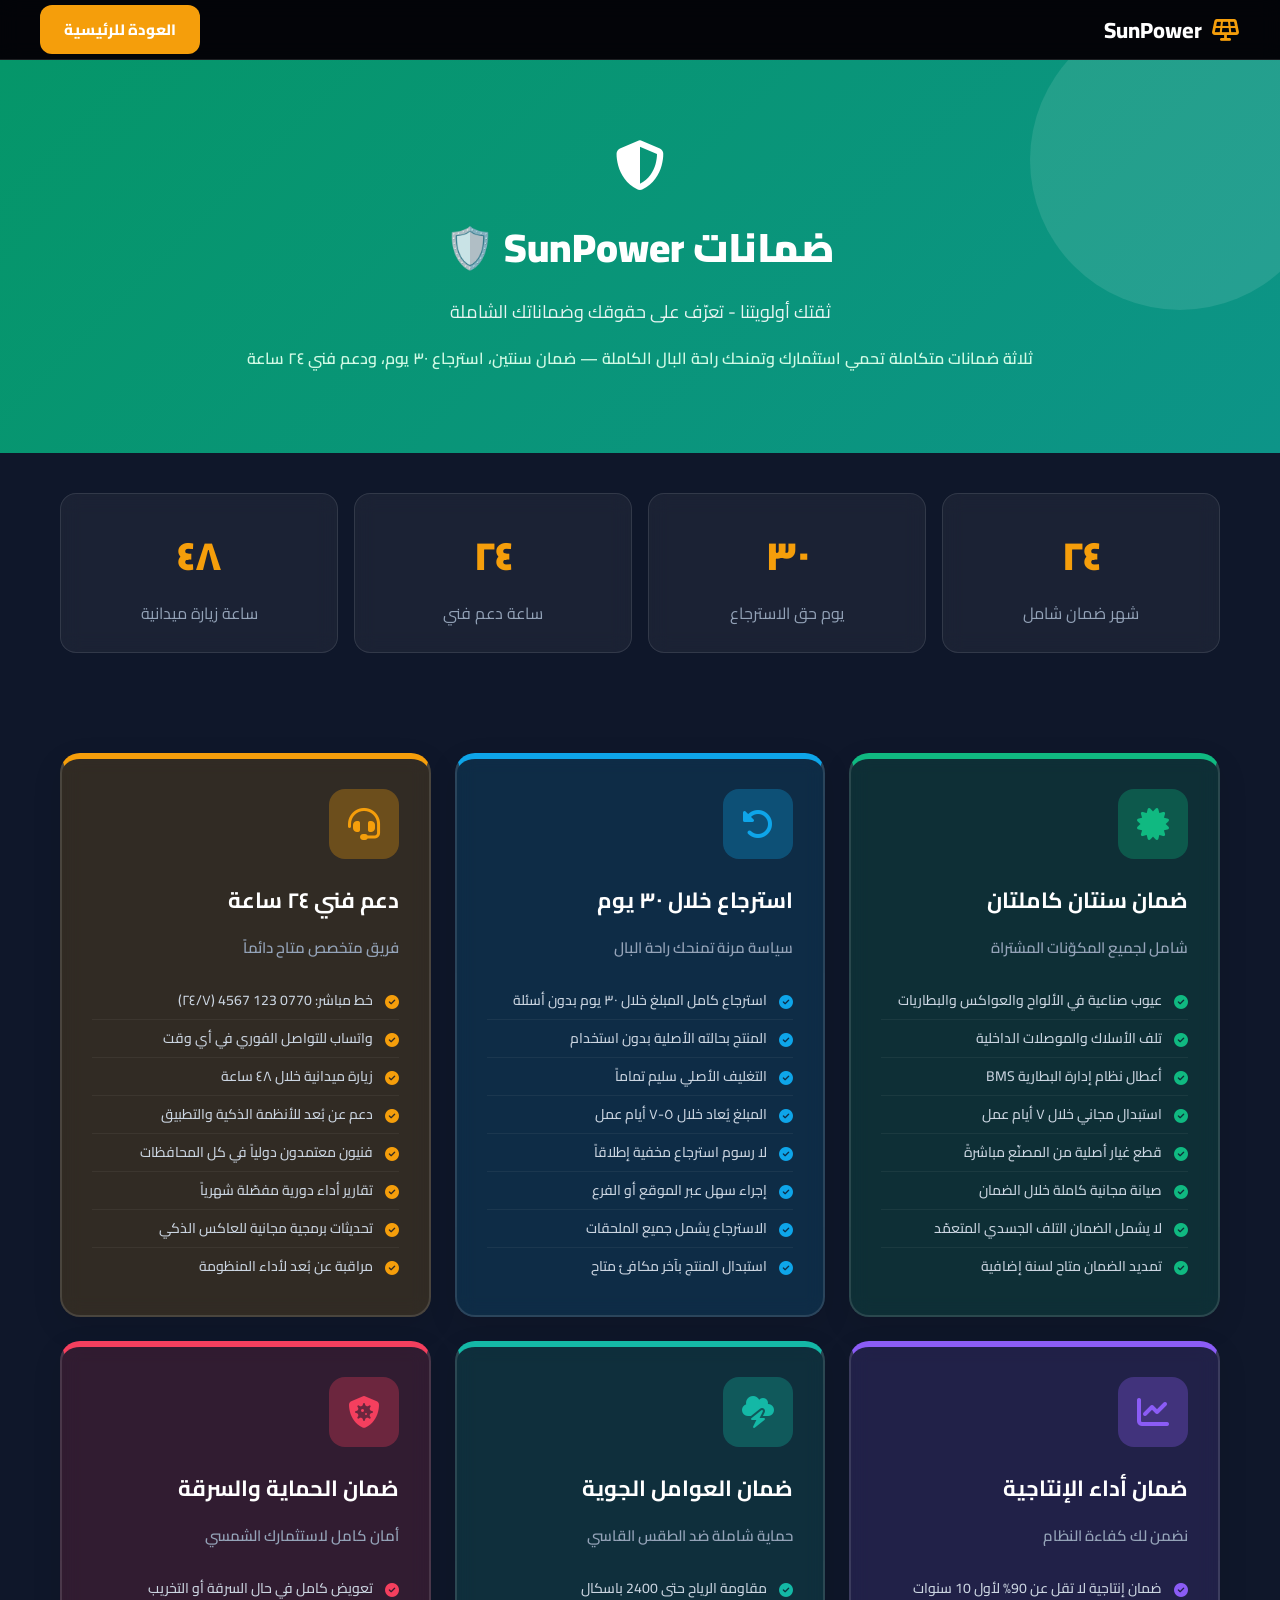
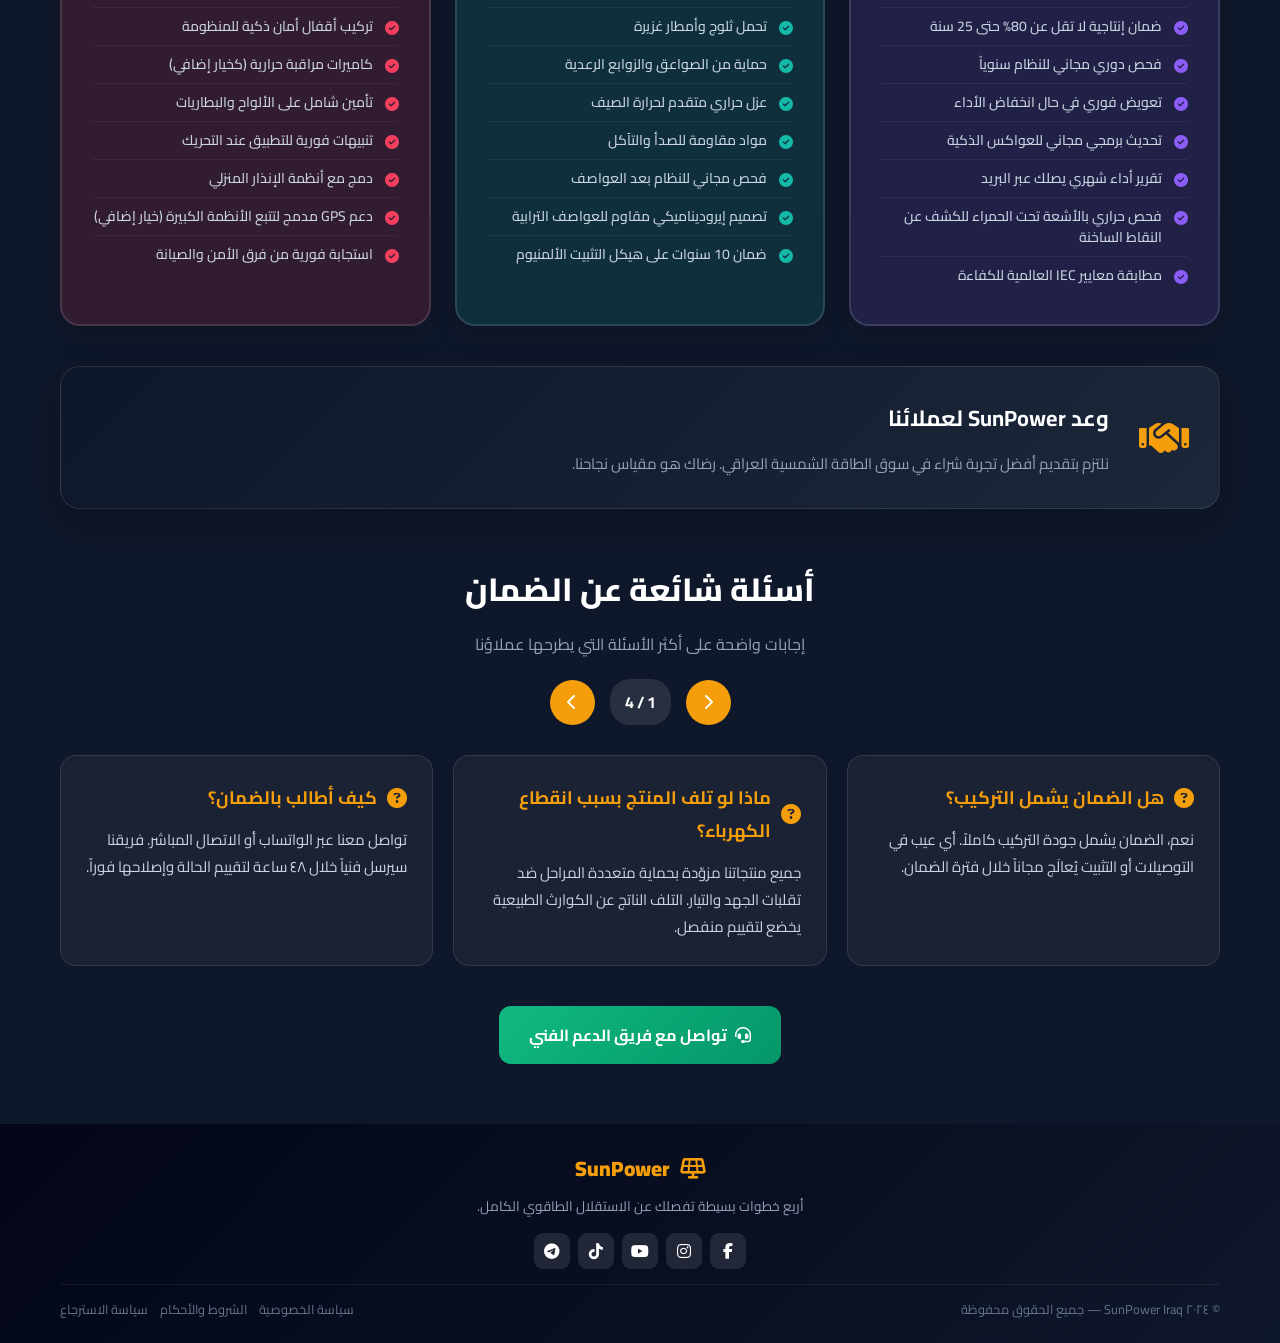
<file: guarantees.html>
<!DOCTYPE html>
<html lang="ar" dir="rtl">
<head>
<meta charset="UTF-8">
<meta name="viewport" content="width=device-width, initial-scale=1.0">
<title>ضمانات SunPower</title>
<link href="https://fonts.googleapis.com/css2?family=Cairo:wght@300;400;600;700;800;900&display=swap" rel="stylesheet">
<link rel="stylesheet" href="https://cdnjs.cloudflare.com/ajax/libs/font-awesome/6.5.0/css/all.min.css">
<link rel="stylesheet" href="guarantees.css">
</head>
<body>

<nav class="navbar">
  <div class="nav-logo"><a href="SunPower.html"><i class="fas fa-solar-panel"></i> SunPower</a></div>
  <a href="SunPower.html" class="back-btn">العودة للرئيسية</a>
</nav>

<header class="page-header">
  <div class="container">
    <i class="fas fa-shield-halved"></i>
    <h1>ضمانات SunPower 🛡️</h1>
    <p>ثقتك أولويتنا - تعرّف على حقوقك وضماناتك الشاملة</p>
    <span class="header-sub">ثلاثة ضمانات متكاملة تحمي استثمارك وتمنحك راحة البال الكاملة — ضمان سنتين، استرجاع ٣٠ يوم، ودعم فني ٢٤ ساعة</span>
  </div>
</header>

<!-- STATS SECTION -->
<section class="sec sec-stats">
  <div class="container">
    <div class="stats-row">
      <div class="stat-box reveal"><span class="sn" data-target="24">0</span><span class="sl">شهر ضمان شامل</span></div>
      <div class="stat-box reveal rd1"><span class="sn" data-target="30">0</span><span class="sl">يوم حق الاسترجاع</span></div>
      <div class="stat-box reveal rd2"><span class="sn" data-target="24">0</span><span class="sl">ساعة دعم فني</span></div>
      <div class="stat-box reveal rd3"><span class="sn" data-target="48">0</span><span class="sl">ساعة زيارة ميدانية</span></div>
    </div>
  </div>
</section>

<section class="section">
  <div class="container">
    <div class="guar-grid">
      
      <!-- Card 1: Green -->
      <div class="guar-card" style="background:rgba(16,185,129,0.15); border-top:6px solid #10b981;">
        <div class="guar-icon" style="background:rgba(16,185,129,0.3);color:#10b981;"><i class="fas fa-certificate"></i></div>
        <h3>ضمان سنتان كاملتان</h3>
        <p class="guar-sub">شامل لجميع المكوّنات المشتراة</p>
        <ul class="guar-list">
          <li><i class="fas fa-check-circle" style="color:#10b981"></i>عيوب صناعية في الألواح والعواكس والبطاريات</li>
          <li><i class="fas fa-check-circle" style="color:#10b981"></i>تلف الأسلاك والموصلات الداخلية</li>
          <li><i class="fas fa-check-circle" style="color:#10b981"></i>أعطال نظام إدارة البطارية BMS</li>
          <li><i class="fas fa-check-circle" style="color:#10b981"></i>استبدال مجاني خلال ٧ أيام عمل</li>
          <li><i class="fas fa-check-circle" style="color:#10b981"></i>قطع غيار أصلية من المصنّع مباشرةً</li>
          <li><i class="fas fa-check-circle" style="color:#10b981"></i>صيانة مجانية كاملة خلال الضمان</li>
          <li><i class="fas fa-check-circle" style="color:#10b981"></i>لا يشمل الضمان التلف الجسدي المتعمّد</li>
          <li><i class="fas fa-check-circle" style="color:#10b981"></i>تمديد الضمان متاح لسنة إضافية</li>
        </ul>
      </div>

      <!-- Card 2: Sky Blue -->
      <div class="guar-card" style="background:rgba(14,165,233,0.15); border-top:6px solid #0ea5e9;">
        <div class="guar-icon" style="background:rgba(14,165,233,0.3);color:#0ea5e9;"><i class="fas fa-rotate-left"></i></div>
        <h3>استرجاع خلال ٣٠ يوم</h3>
        <p class="guar-sub">سياسة مرنة تمنحك راحة البال</p>
        <ul class="guar-list">
          <li><i class="fas fa-check-circle" style="color:#0ea5e9"></i>استرجاع كامل المبلغ خلال ٣٠ يوم بدون أسئلة</li>
          <li><i class="fas fa-check-circle" style="color:#0ea5e9"></i>المنتج بحالته الأصلية بدون استخدام</li>
          <li><i class="fas fa-check-circle" style="color:#0ea5e9"></i>التغليف الأصلي سليم تماماً</li>
          <li><i class="fas fa-check-circle" style="color:#0ea5e9"></i>المبلغ يُعاد خلال ٥-٧ أيام عمل</li>
          <li><i class="fas fa-check-circle" style="color:#0ea5e9"></i>لا رسوم استرجاع مخفية إطلاقاً</li>
          <li><i class="fas fa-check-circle" style="color:#0ea5e9"></i>إجراء سهل عبر الموقع أو الفرع</li>
          <li><i class="fas fa-check-circle" style="color:#0ea5e9"></i>الاسترجاع يشمل جميع الملحقات</li>
          <li><i class="fas fa-check-circle" style="color:#0ea5e9"></i>استبدال المنتج بآخر مكافئ متاح</li>
        </ul>
      </div>

      <!-- Card 3: Orange -->
      <div class="guar-card" style="background:rgba(245,158,11,0.15); border-top:6px solid #f59e0b;">
        <div class="guar-icon" style="background:rgba(245,158,11,0.3);color:#f59e0b;"><i class="fas fa-headset"></i></div>
        <h3>دعم فني ٢٤ ساعة</h3>
        <p class="guar-sub">فريق متخصص متاح دائماً</p>
        <ul class="guar-list">
          <li><i class="fas fa-check-circle" style="color:#f59e0b"></i>خط مباشر: 0770 123 4567 (٢٤/٧)</li>
          <li><i class="fas fa-check-circle" style="color:#f59e0b"></i>واتساب للتواصل الفوري في أي وقت</li>
          <li><i class="fas fa-check-circle" style="color:#f59e0b"></i>زيارة ميدانية خلال ٤٨ ساعة</li>
          <li><i class="fas fa-check-circle" style="color:#f59e0b"></i>دعم عن بُعد للأنظمة الذكية والتطبيق</li>
          <li><i class="fas fa-check-circle" style="color:#f59e0b"></i>فنيون معتمدون دولياً في كل المحافظات</li>
          <li><i class="fas fa-check-circle" style="color:#f59e0b"></i>تقارير أداء دورية مفصّلة شهرياً</li>
          <li><i class="fas fa-check-circle" style="color:#f59e0b"></i>تحديثات برمجية مجانية للعاكس الذكي</li>
          <li><i class="fas fa-check-circle" style="color:#f59e0b"></i>مراقبة عن بُعد لأداء المنظومة</li>
        </ul>
      </div>

      <!-- Card 4: Purple -->
      <div class="guar-card" style="background:rgba(139,92,246,0.15); border-top:6px solid #8b5cf6;">
        <div class="guar-icon" style="background:rgba(139,92,246,0.3);color:#8b5cf6;"><i class="fas fa-chart-line"></i></div>
        <h3>ضمان أداء الإنتاجية</h3>
        <p class="guar-sub">نضمن لك كفاءة النظام</p>
        <ul class="guar-list">
          <li><i class="fas fa-check-circle" style="color:#8b5cf6"></i>ضمان إنتاجية لا تقل عن 90% لأول 10 سنوات</li>
          <li><i class="fas fa-check-circle" style="color:#8b5cf6"></i>ضمان إنتاجية لا تقل عن 80% حتى 25 سنة</li>
          <li><i class="fas fa-check-circle" style="color:#8b5cf6"></i>فحص دوري مجاني للنظام سنوياً</li>
          <li><i class="fas fa-check-circle" style="color:#8b5cf6"></i>تعويض فوري في حال انخفاض الأداء</li>
          <li><i class="fas fa-check-circle" style="color:#8b5cf6"></i>تحديث برمجي مجاني للعواكس الذكية</li>
          <li><i class="fas fa-check-circle" style="color:#8b5cf6"></i>تقرير أداء شهري يصلك عبر البريد</li>
          <li><i class="fas fa-check-circle" style="color:#8b5cf6"></i>فحص حراري بالأشعة تحت الحمراء للكشف عن النقاط الساخنة</li>
          <li><i class="fas fa-check-circle" style="color:#8b5cf6"></i>مطابقة معايير IEC العالمية للكفاءة</li>
        </ul>
      </div>

      <!-- Card 5: Teal -->
      <div class="guar-card" style="background:rgba(20,184,166,0.15); border-top:6px solid #14b8a6;">
        <div class="guar-icon" style="background:rgba(20,184,166,0.3);color:#14b8a6;"><i class="fas fa-cloud-bolt"></i></div>
        <h3>ضمان العوامل الجوية</h3>
        <p class="guar-sub">حماية شاملة ضد الطقس القاسي</p>
        <ul class="guar-list">
          <li><i class="fas fa-check-circle" style="color:#14b8a6"></i>مقاومة الرياح حتى 2400 باسكال</li>
          <li><i class="fas fa-check-circle" style="color:#14b8a6"></i>تحمل ثلوج وأمطار غزيرة</li>
          <li><i class="fas fa-check-circle" style="color:#14b8a6"></i>حماية من الصواعق والزوابع الرعدية</li>
          <li><i class="fas fa-check-circle" style="color:#14b8a6"></i>عزل حراري متقدم لحرارة الصيف</li>
          <li><i class="fas fa-check-circle" style="color:#14b8a6"></i>مواد مقاومة للصدأ والتآكل</li>
          <li><i class="fas fa-check-circle" style="color:#14b8a6"></i>فحص مجاني للنظام بعد العواصف</li>
          <li><i class="fas fa-check-circle" style="color:#14b8a6"></i>تصميم إيروديناميكي مقاوم للعواصف الترابية</li>
          <li><i class="fas fa-check-circle" style="color:#14b8a6"></i>ضمان 10 سنوات على هيكل التثبيت الألمنيوم</li>
        </ul>
      </div>

      <!-- Card 6: Rose -->
      <div class="guar-card" style="background:rgba(244,63,94,0.15); border-top:6px solid #f43f5e;">
        <div class="guar-icon" style="background:rgba(244,63,94,0.3);color:#f43f5e;"><i class="fas fa-shield-virus"></i></div>
        <h3>ضمان الحماية والسرقة</h3>
        <p class="guar-sub">أمان كامل لاستثمارك الشمسي</p>
        <ul class="guar-list">
          <li><i class="fas fa-check-circle" style="color:#f43f5e"></i>تعويض كامل في حال السرقة أو التخريب</li>
          <li><i class="fas fa-check-circle" style="color:#f43f5e"></i>تركيب أقفال أمان ذكية للمنظومة</li>
          <li><i class="fas fa-check-circle" style="color:#f43f5e"></i>كاميرات مراقبة حرارية (كخيار إضافي)</li>
          <li><i class="fas fa-check-circle" style="color:#f43f5e"></i>تأمين شامل على الألواح والبطاريات</li>
          <li><i class="fas fa-check-circle" style="color:#f43f5e"></i>تنبيهات فورية للتطبيق عند التحريك</li>
          <li><i class="fas fa-check-circle" style="color:#f43f5e"></i>دمج مع أنظمة الإنذار المنزلي</li>
          <li><i class="fas fa-check-circle" style="color:#f43f5e"></i>دعم GPS مدمج لتتبع الأنظمة الكبيرة (خيار إضافي)</li>
          <li><i class="fas fa-check-circle" style="color:#f43f5e"></i>استجابة فورية من فرق الأمن والصيانة</li>
        </ul>
      </div>
    </div>

    <div class="promise-banner">
      <i class="fas fa-handshake"></i>
      <div>
        <h3>وعد SunPower لعملائنا</h3>
        <p>نلتزم بتقديم أفضل تجربة شراء في سوق الطاقة الشمسية العراقي. رضاك هو مقياس نجاحنا.</p>
      </div>
    </div>

    <!-- FAQ Section (Slider) -->
    <div class="faq-header">
      <h2>أسئلة شائعة عن الضمان</h2>
      <p>إجابات واضحة على أكثر الأسئلة التي يطرحها عملاؤنا</p>
      <div class="faq-controls">
        <button id="prevFaq" class="faq-arrow"><i class="fas fa-chevron-right"></i></button>
        <span id="faqCounter" class="faq-counter">1 / 4</span>
        <button id="nextFaq" class="faq-arrow"><i class="fas fa-chevron-left"></i></button>
      </div>
    </div>
    
    <div class="faq-slider-wrap">
      <div class="faq-slider" id="faqContainer"></div>
    </div>

    <div class="faq-cta">
      <a href="contact.html" class="faq-contact-btn"><i class="fas fa-headset"></i> تواصل مع فريق الدعم الفني</a>
    </div>

  </div>
</section>

<!-- Footer (مطابق لصفحة how-to-order) -->
<footer class="sp-footer">
  <div class="container">
    <div class="footer-grid" style="grid-template-columns:1fr; text-align:center;">
      <div class="footer-brand">
        <div class="footer-logo" style="justify-content:center;"><i class="fas fa-solar-panel"></i><span>SunPower</span></div>
        <p style="max-width:500px; margin:0 auto 15px;">أربع خطوات بسيطة تفصلك عن الاستقلال الطاقوي الكامل.</p>
        <div class="footer-soc" style="justify-content:center;">
          <a class="soc-a" href="#"><i class="fab fa-facebook-f"></i></a>
          <a class="soc-a" href="#"><i class="fab fa-instagram"></i></a>
          <a class="soc-a" href="#"><i class="fab fa-youtube"></i></a>
          <a class="soc-a" href="#"><i class="fab fa-tiktok"></i></a>
          <a class="soc-a" href="#"><i class="fab fa-telegram"></i></a>
        </div>
      </div>
    </div>
    <div class="footer-bottom">
      <p>&copy; ٢٠٢٤ SunPower Iraq — جميع الحقوق محفوظة</p>
      <div class="fbl"><a href="#">سياسة الخصوصية</a><a href="#">الشروط والأحكام</a><a href="#">سياسة الاسترجاع</a></div>
    </div>
  </div>
</footer>

<button id="scrollTopBtn" class="scroll-top-btn" title="العودة للأعلى"><i class="fas fa-arrow-up"></i></button>

<script>
  // Scroll to top
  const scrollTopBtn = document.getElementById('scrollTopBtn');
  window.onscroll = function() {
    if (document.body.scrollTop > 200 || document.documentElement.scrollTop > 200) {
      scrollTopBtn.style.display = "flex";
    } else {
      scrollTopBtn.style.display = "none";
    }
  };
  scrollTopBtn.onclick = function() { window.scrollTo({top: 0, behavior: 'smooth'}); };

  // Stats Counter
  const counters = document.querySelectorAll('.sn');
  const counterObserver = new IntersectionObserver((entries) => {
    entries.forEach(entry => {
      if (entry.isIntersecting) {
        const target = +entry.target.getAttribute('data-target');
        let current = 0;
        const increment = target / 50;

        const updateCount = () => {
          current += increment;
          if (current < target) {
            entry.target.innerText = Math.ceil(current).toLocaleString('ar-EG');
            setTimeout(updateCount, 30);
          } else {
            entry.target.innerText = target.toLocaleString('ar-EG');
          }
        };
        updateCount();
        counterObserver.unobserve(entry.target);
      }
    });
  }, { threshold: 0.5 });
  counters.forEach(c => counterObserver.observe(c));

  // Reveal Animation Observer
  const revealObserver = new IntersectionObserver((entries) => {
    entries.forEach(entry => {
      if(entry.isIntersecting) entry.target.classList.add('vis');
    });
  }, { threshold: 0.1 });
  document.querySelectorAll('.reveal').forEach(el => revealObserver.observe(el));

  // FAQ Data
  const faqs = [
    { q: "هل الضمان يشمل التركيب؟", a: "نعم، الضمان يشمل جودة التركيب كاملاً. أي عيب في التوصيلات أو التثبيت يُعالَج مجاناً خلال فترة الضمان." },
    { q: "ماذا لو تلف المنتج بسبب انقطاع الكهرباء؟", a: "جميع منتجاتنا مزوّدة بحماية متعددة المراحل ضد تقلبات الجهد والتيار. التلف الناتج عن الكوارث الطبيعية يخضع لتقييم منفصل." },
    { q: "كيف أطالب بالضمان؟", a: "تواصل معنا عبر الواتساب أو الاتصال المباشر. فريقنا سيرسل فنياً خلال ٤٨ ساعة لتقييم الحالة وإصلاحها فوراً." },
    { q: "هل يمكن تمديد الضمان؟", a: "نعم، يمكن تمديد الضمان لسنة إضافية بتكلفة رمزية. تواصل مع فريق المبيعات لمعرفة التفاصيل والأسعار." },
    { q: "هل يشمل الضمان الكسور الزجاجية؟", a: "الكسور الزجاجية الناتجة عن الاستخدام الخاطئ أو العوامل الخارجية غير مشمولة، لكن العيوب المصنعية تغطى بالكامل." },
    { q: "كم تستغرق عملية الاستبدال؟", a: "في حال الموافقة على الاستبدال، يتم توفير القطعة البديلة خلال 7 أيام عمل كحد أقصى من تاريخ التقييم الفني." },
    { q: "هل أحتاج لفواتير لإثبات الشراء؟", a: "لا، سجلاتنا رقمية بالكامل. بمجرد إعطائنا اسمك أو رقم هاتفك، نستطيع إيجاد طلبك وتفعيل الضمان فوراً." },
    { q: "ماذا يشمل الدعم الفني 24 ساعة؟", a: "يشمل الاستشارات الهاتفية، حل المشاكل البرمجية عن بعد، وإرسال فنيين ميدانيين للحالات الطارئة كانقطاع النظام كلياً." },
    { q: "هل الضمان ينتقل للمالك الجديد إذا بعت البيت؟", a: "نعم، الضمان مرتبط بالمنظومة نفسها وليس بالشخص، ويمكن للمالك الجديد الاستفادة من الفترة المتبقية." },
    { q: "هل تشمل الصيانة الدورية التنظيف؟", a: "تشمل الصيانة الفحص الفني والتأكد من الكفاءة، أما التنظيف فيكون بمقابل رمزي أو مجاني حسب الباقة المشتراة." },
    { q: "ماذا يحدث للبيانات في العاكس الذكي عند تعطله؟", a: "البيانات محفوظة على السحابة (Cloud)، فحتى لو تعطل العاكس واستُبدل، ستجد سجلاتك وأداء نظامك السابق محفوظاً في التطبيق." },
    { q: "هل توفرون ضماناً على المبردات؟", a: "نعم، جميع الملحقات بما فيها المبردات وكابلات MC4 تشمل ضمان سنتين ضد العيوب الصناعية." }
  ];

  let currentSlide = 1;
  const totalSlides = 4;
  const perSlide = 3;

  function renderFaqs() {
    const start = (currentSlide - 1) * perSlide;
    const end = start + perSlide;
    const items = faqs.slice(start, end);
    
    const container = document.getElementById('faqContainer');
    container.style.opacity = 0;
    setTimeout(() => {
      container.innerHTML = items.map(item => `
        <div class="faq-card-lg">
          <h4><i class="fas fa-question-circle"></i> ${item.q}</h4>
          <p>${item.a}</p>
        </div>
      `).join('');
      container.style.opacity = 1;
    }, 300);

    document.getElementById('faqCounter').innerText = `${currentSlide} / ${totalSlides}`;
  }

  document.getElementById('prevFaq').addEventListener('click', () => {
    currentSlide = currentSlide === 1 ? totalSlides : currentSlide - 1;
    renderFaqs();
  });

  document.getElementById('nextFaq').addEventListener('click', () => {
    currentSlide = currentSlide === totalSlides ? 1 : currentSlide + 1;
    renderFaqs();
  });

  renderFaqs();
</script>

</body>
</html>
</file>
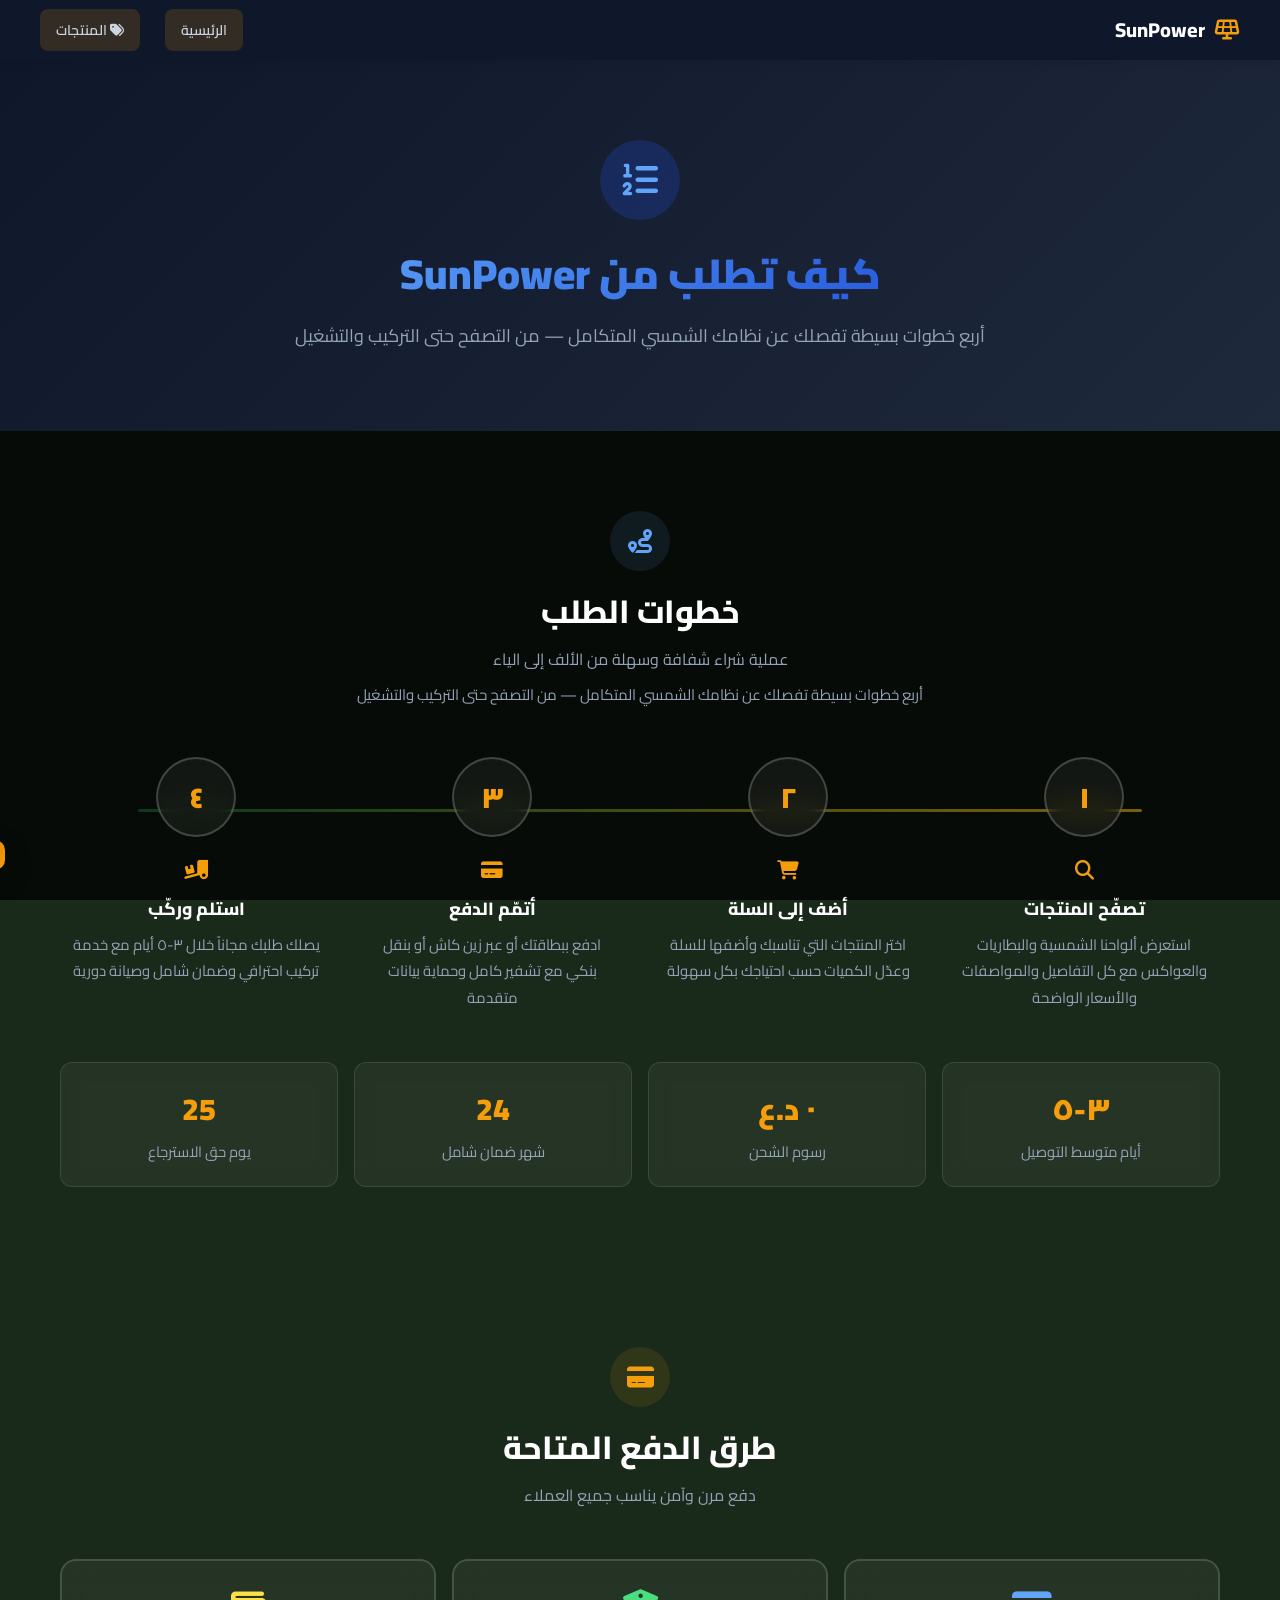
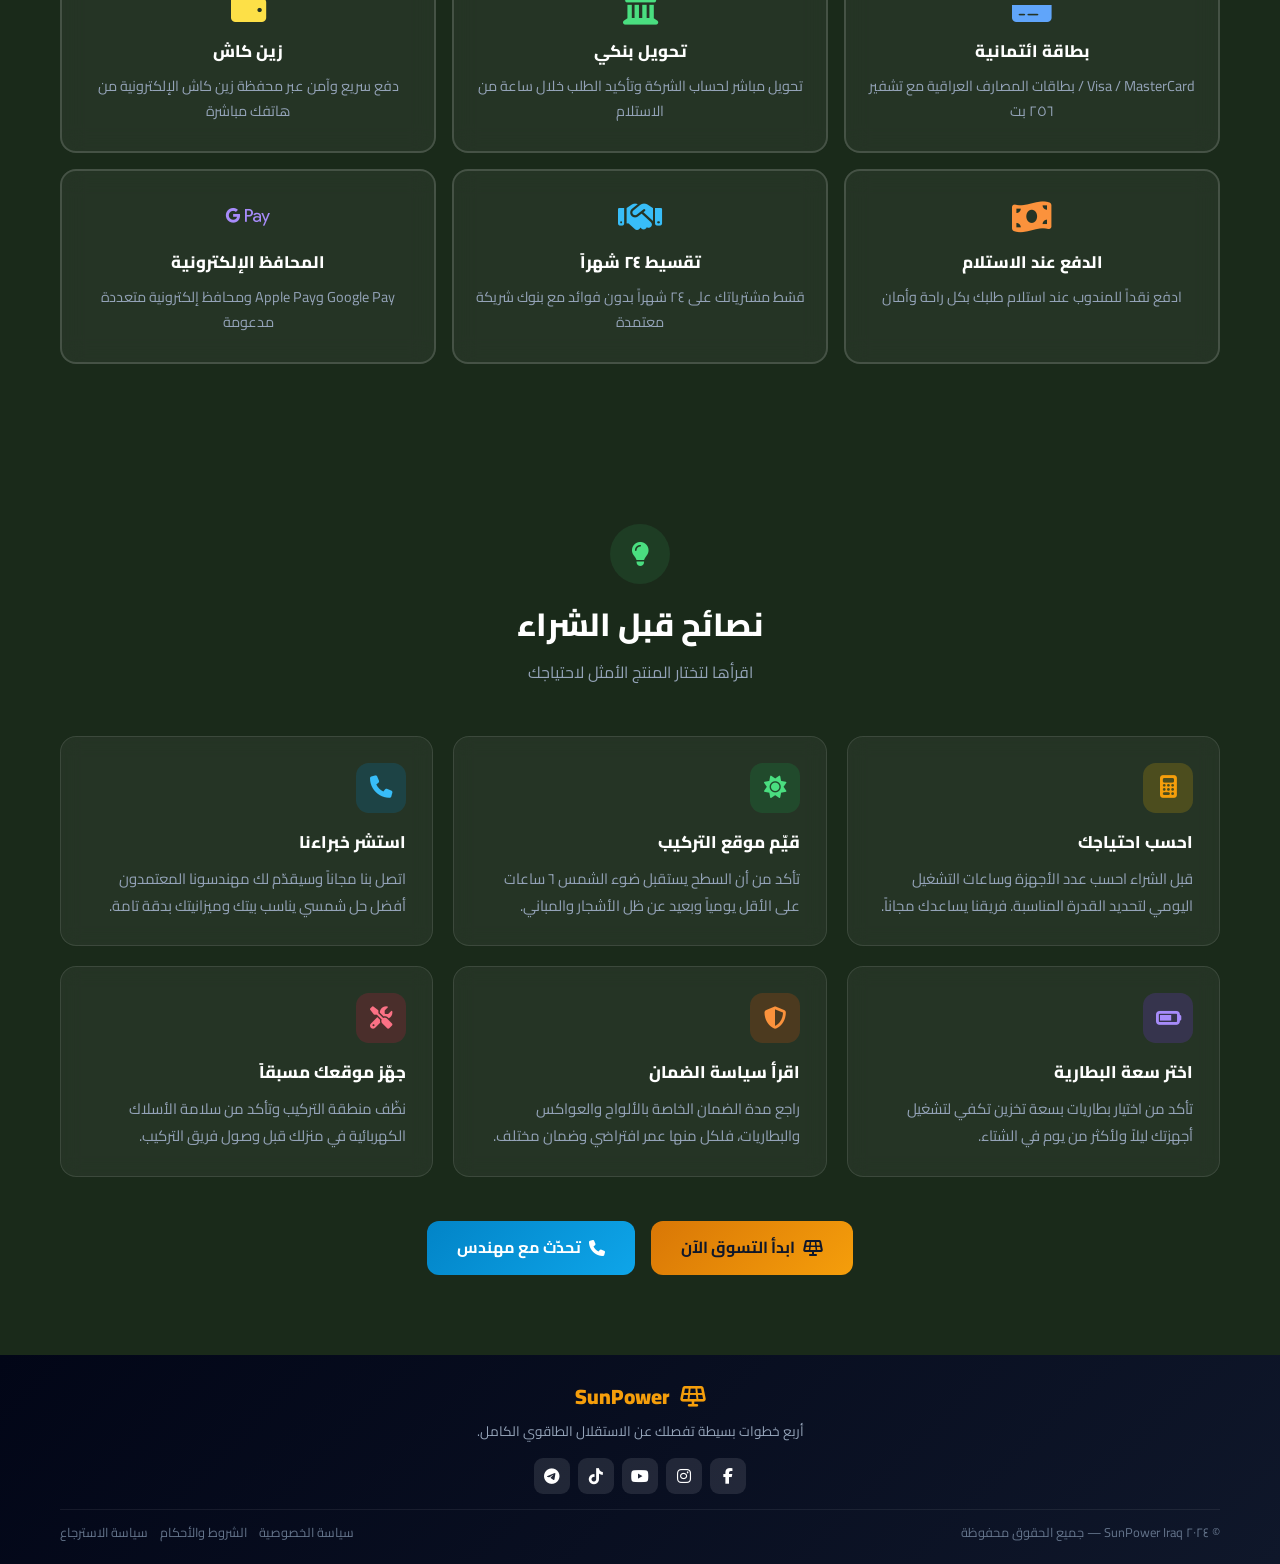
<file: how-to-order.html>
<!DOCTYPE html>
<html lang="ar" dir="rtl">
<head>
<meta charset="UTF-8">
<meta name="viewport" content="width=device-width, initial-scale=1.0">
<title>SunPower — كيف تطلب</title>
<link href="https://fonts.googleapis.com/css2?family=Cairo:wght@300;400;600;700;800;900&display=swap" rel="stylesheet">
<link rel="stylesheet" href="https://cdnjs.cloudflare.com/ajax/libs/font-awesome/6.5.0/css/all.min.css">
<link rel="stylesheet" href="how-to-order.css">
</head>
<body>

<nav class="navbar" id="nav">
  <a href="SunPower.html" class="nav-brand"><i class="fas fa-solar-panel"></i><span>SunPower</span></a>
  <button class="nav-tog" onclick="toggleNav()"><i class="fas fa-bars" id="navIco"></i></button>
  <ul class="nav-links" id="navLinks">
    <li class="nl"><a href="SunPower.html">الرئيسية</a></li>
    <li class="nl"><a href="offers.html"><i class="fas fa-tags"></i> المنتجات</a></li>
  </ul>
</nav>

<section class="page-hero">
  <div class="page-hero-inner reveal">
    <div class="page-hero-icon" style="background:rgba(29,78,216,.25);color:var(--blue-lt)"><i class="fas fa-list-ol"></i></div>
    <h1 style="background:linear-gradient(135deg,#60A5FA,#1D4ED8);-webkit-background-clip:text;-webkit-text-fill-color:transparent;background-clip:text">كيف تطلب من SunPower</h1>
    <p>أربع خطوات بسيطة تفصلك عن نظامك الشمسي المتكامل — من التصفح حتى التركيب والتشغيل</p>
  </div>
</section>

<!-- STEPS -->
<section class="sec sec-bg-11">
  <div class="cnt">
    <div class="sh reveal">
      <div class="sh-icon ic-blue"><i class="fas fa-route"></i></div>
      <h2>خطوات الطلب</h2>
      <p>عملية شراء شفافة وسهلة من الألف إلى الياء</p>
      <span class="sh-subtext">أربع خطوات بسيطة تفصلك عن نظامك الشمسي المتكامل — من التصفح حتى التركيب والتشغيل</span>
    </div>
    <div class="steps-wrap">
      <div class="steps-line"></div>
      <div class="steps-grid">
        <div class="step-box reveal" onclick="goTo('offers.html')">
          <div class="step-num"><span>١</span></div>
          <div class="step-ico"><i class="fas fa-magnifying-glass"></i></div>
          <h3>تصفّح المنتجات</h3>
          <p>استعرض ألواحنا الشمسية والبطاريات والعواكس مع كل التفاصيل والمواصفات والأسعار الواضحة</p>
        </div>
        <div class="step-box reveal rd1" onclick="toggleCart()">
          <div class="step-num"><span>٢</span></div>
          <div class="step-ico"><i class="fas fa-cart-shopping"></i></div>
          <h3>أضف إلى السلة</h3>
          <p>اختر المنتجات التي تناسبك وأضفها للسلة وعدّل الكميات حسب احتياجك بكل سهولة</p>
        </div>
        <div class="step-box reveal rd2" onclick="openPay()">
          <div class="step-num"><span>٣</span></div>
          <div class="step-ico"><i class="fas fa-credit-card"></i></div>
          <h3>أتمّم الدفع</h3>
          <p>ادفع ببطاقتك أو عبر زين كاش أو بنقل بنكي مع تشفير كامل وحماية بيانات متقدمة</p>
        </div>
        <div class="step-box reveal rd3">
          <div class="step-num"><span>٤</span></div>
          <div class="step-ico"><i class="fas fa-truck-ramp-box"></i></div>
          <h3>استلم وركّب</h3>
          <p>يصلك طلبك مجاناً خلال ٣-٥ أيام مع خدمة تركيب احترافي وضمان شامل وصيانة دورية</p>
        </div>
      </div>
    </div>
    <div class="order-stats">
      <div class="ostat reveal"><span class="on">٣-٥</span><span class="ol">أيام متوسط التوصيل</span></div>
      <div class="ostat reveal rd1"><span class="on">٠ د.ع</span><span class="ol">رسوم الشحن</span></div>
      <div class="ostat reveal rd2"><span class="on" data-target="24">0</span><span class="ol">شهر ضمان شامل</span></div>
      <div class="ostat reveal rd3"><span class="on" data-target="30">0</span><span class="ol">يوم حق الاسترجاع</span></div>
    </div>
  </div>
</section>

<!-- PAYMENT METHODS -->
<section class="sec sec-bg-11">
  <div class="cnt">
    <div class="sh reveal">
      <div class="sh-icon ic-gold"><i class="fas fa-credit-card"></i></div>
      <h2>طرق الدفع المتاحة</h2>
      <p>دفع مرن وآمن يناسب جميع العملاء</p>
    </div>
    <div class="pay-grid">
      <div class="pay-card reveal" onclick="selectPay(this)">
        <i class="fas fa-credit-card" style="color:var(--blue-lt)"></i>
        <h3>بطاقة ائتمانية</h3>
        <p>Visa / MasterCard / بطاقات المصارف العراقية مع تشفير ٢٥٦ بت</p>
      </div>
      <div class="pay-card reveal rd1" onclick="selectPay(this)">
        <i class="fas fa-building-columns" style="color:var(--green-lt)"></i>
        <h3>تحويل بنكي</h3>
        <p>تحويل مباشر لحساب الشركة وتأكيد الطلب خلال ساعة من الاستلام</p>
      </div>
      <div class="pay-card reveal rd2" onclick="selectPay(this)">
        <i class="fas fa-wallet" style="color:var(--gold-lt)"></i>
        <h3>زين كاش</h3>
        <p>دفع سريع وآمن عبر محفظة زين كاش الإلكترونية من هاتفك مباشرة</p>
      </div>
      <div class="pay-card reveal rd3" onclick="selectPay(this)">
        <i class="fas fa-money-bill-wave" style="color:var(--orange-lt)"></i>
        <h3>الدفع عند الاستلام</h3>
        <p>ادفع نقداً للمندوب عند استلام طلبك بكل راحة وأمان</p>
      </div>
      <div class="pay-card reveal" onclick="selectPay(this)">
        <i class="fas fa-handshake" style="color:var(--sky-lt)"></i>
        <h3>تقسيط ٢٤ شهراً</h3>
        <p>قسّط مشترياتك على ٢٤ شهراً بدون فوائد مع بنوك شريكة معتمدة</p>
      </div>
      <div class="pay-card reveal rd1" onclick="selectPay(this)">
        <i class="fab fa-google-pay" style="color:var(--purple-lt)"></i>
        <h3>المحافظ الإلكترونية</h3>
        <p>Google Pay وApple Pay ومحافظ إلكترونية متعددة مدعومة</p>
      </div>
    </div>
  </div>
</section>

<!-- TIPS -->
<section class="sec sec-bg-11">
  <div class="cnt">
    <div class="sh reveal">
      <div class="sh-icon ic-green"><i class="fas fa-lightbulb"></i></div>
      <h2>نصائح قبل الشراء</h2>
      <p>اقرأها لتختار المنتج الأمثل لاحتياجك</p>
    </div>
    <div class="tips-grid">
      <div class="card reveal">
        <div class="tip-icon" style="background:rgba(234,179,8,.2);color:var(--gold)"><i class="fas fa-calculator"></i></div>
        <h3>احسب احتياجك</h3>
        <p>قبل الشراء احسب عدد الأجهزة وساعات التشغيل اليومي لتحديد القدرة المناسبة. فريقنا يساعدك مجاناً.</p>
      </div>
      <div class="card reveal rd1">
        <div class="tip-icon" style="background:rgba(22,163,74,.2);color:var(--green-lt)"><i class="fas fa-sun"></i></div>
        <h3>قيّم موقع التركيب</h3>
        <p>تأكد من أن السطح يستقبل ضوء الشمس ٦ ساعات على الأقل يومياً وبعيد عن ظل الأشجار والمباني.</p>
      </div>
      <div class="card reveal rd2">
        <div class="tip-icon" style="background:rgba(2,132,199,.2);color:var(--sky-lt)"><i class="fas fa-phone"></i></div>
        <h3>استشر خبراءنا</h3>
        <p>اتصل بنا مجاناً وسيقدّم لك مهندسونا المعتمدون أفضل حل شمسي يناسب بيتك وميزانيتك بدقة تامة.</p>
      </div>
      <div class="card reveal rd3">
        <div class="tip-icon" style="background:rgba(124,58,237,.2);color:var(--purple-lt)"><i class="fas fa-battery-three-quarters"></i></div>
        <h3>اختر سعة البطارية</h3>
        <p>تأكد من اختيار بطاريات بسعة تخزين تكفي لتشغيل أجهزتك ليلاً ولأكثر من يوم في الشتاء.</p>
      </div>
      <div class="card reveal">
        <div class="tip-icon" style="background:rgba(234,88,12,.2);color:var(--orange-lt)"><i class="fas fa-shield-halved"></i></div>
        <h3>اقرأ سياسة الضمان</h3>
        <p>راجع مدة الضمان الخاصة بالألواح والعواكس والبطاريات، فلكل منها عمر افتراضي وضمان مختلف.</p>
      </div>
      <div class="card reveal rd1">
        <div class="tip-icon" style="background:rgba(225,29,72,.2);color:#fb7185"><i class="fas fa-screwdriver-wrench"></i></div>
        <h3>جهّز موقعك مسبقاً</h3>
        <p>نظّف منطقة التركيب وتأكد من سلامة الأسلاك الكهربائية في منزلك قبل وصول فريق التركيب.</p>
      </div>
    </div>
    <div class="tips-cta reveal">
      <a href="offers.html" class="btn btn-gold btn-lg"><i class="fas fa-solar-panel"></i> ابدأ التسوق الآن</a>
      <a href="contact.html" class="btn btn-sky btn-lg"><i class="fas fa-phone"></i> تحدّث مع مهندس</a>
    </div>
  </div>
</section>

<footer class="sp-footer">
  <div class="cnt">
    <div class="footer-grid" style="grid-template-columns:1fr; text-align:center;">
      <div class="footer-brand">
        <div class="footer-logo" style="justify-content:center;"><i class="fas fa-solar-panel"></i><span>SunPower</span></div>
        <p style="max-width:500px; margin:0 auto 15px;">أربع خطوات بسيطة تفصلك عن الاستقلال الطاقوي الكامل.</p>
        <div class="footer-soc" style="justify-content:center;">
          <a class="soc-a" href="#"><i class="fab fa-facebook-f"></i></a>
          <a class="soc-a" href="#"><i class="fab fa-instagram"></i></a>
          <a class="soc-a" href="#"><i class="fab fa-youtube"></i></a>
          <a class="soc-a" href="#"><i class="fab fa-tiktok"></i></a>
          <a class="soc-a" href="#"><i class="fab fa-telegram"></i></a>
        </div>
      </div>
    </div>
    <div class="footer-bottom">
      <p>&copy; ٢٠٢٤ SunPower Iraq — جميع الحقوق محفوظة</p>
      <div class="fbl"><a href="#">سياسة الخصوصية</a><a href="#">الشروط والأحكام</a><a href="#">سياسة الاسترجاع</a></div>
    </div>
  </div>
</footer>

<!-- Cart Panel -->
<div class="cpn" id="cartPanel">
  <div class="cph">
    <h3><i class="fas fa-shopping-cart"></i> السلة (<span id="cartCnt">0</span>)</h3>
    <button class="cpc" onclick="toggleCart()"><i class="fas fa-times"></i></button>
  </div>
  <div class="cpis" id="cartItems"></div>
  <div class="cpf">
    <div class="cptt"><span>المجموع:</span><strong id="cartTot">0 د.ع</strong></div>
    <button class="cpco" onclick="openPay()"><i class="fas fa-credit-card" style="margin-left:4px"></i>إتمام الدفع</button>
  </div>
</div>

<!-- Payment Modal -->
<div class="pym" id="payModal">
  <div class="pyb">
    <button class="moc" onclick="closePay()"><i class="fas fa-times"></i></button>
    <h2><i class="fas fa-lock"></i> إتمام الدفع</h2>
    <p class="pys">معاملة آمنة ومشفرة</p>
    
    <div class="pymt-grid">
      <div class="pymth sel" onclick="selPm(this)"><i class="fab fa-cc-visa"></i>Visa</div>
      <div class="pymth" onclick="selPm(this)"><i class="fab fa-cc-mastercard"></i>Mastercard</div>
      <div class="pymth" onclick="selPm(this)"><i class="fas fa-credit-card"></i>Qi Card</div>
      <div class="pymth" onclick="selPm(this)"><i class="fas fa-building-columns"></i>تحويل بنكي</div>
      <div class="pymth" onclick="selPm(this)"><i class="fas fa-wallet"></i>زين كاش</div>
      <div class="pymth" onclick="selPm(this)"><i class="fas fa-hand-holding-dollar"></i>عند الاستلام</div>
      <div class="pymth" onclick="selPm(this)"><i class="fas fa-handshake"></i>تقسيط</div>
    </div>

    <div class="payment-tabs">
      <div class="pay-tab active" onclick="selectTab(this, 'card')">بطاقة</div>
      <div class="pay-tab" onclick="selectTab(this, 'transfer')">تحويل</div>
      <div class="pay-tab" onclick="selectTab(this, 'zain')">زين كاش</div>
    </div>

    <div class="payment-form" id="cardForm">
      <input type="text" class="pyfi" placeholder="رقم البطاقة" maxlength="19">
      <div class="pyrw">
        <input type="text" class="pyfi" placeholder="MM/YY" maxlength="5">
        <input type="text" class="pyfi" placeholder="CVV" maxlength="3">
      </div>
      <input type="text" class="pyfi" placeholder="اسم حامل البطاقة">
    </div>

    <div class="pytt"><span>المجموع:</span><strong id="payTot">0 د.ع</strong></div>
    <button class="pybt" onclick="confirmPay()"><i class="fas fa-check-circle" style="margin-left:4px"></i>تأكيد الدفع</button>
  </div>
</div>

<div class="toast" id="toast"></div>

<script>
function toggleNav(){var nl=document.getElementById('navLinks');var ic=document.getElementById('navIco');nl.classList.toggle('open');ic.className=nl.classList.contains('open')?'fas fa-times':'fas fa-bars'}
var ro=new IntersectionObserver(function(e){e.forEach(function(x){if(x.isIntersecting)x.target.classList.add('vis')})},{threshold:.1});
document.querySelectorAll('.reveal').forEach(function(el){ro.observe(el)});
function showToast(m){var t=document.getElementById('toast');t.textContent=m;t.classList.add('show');setTimeout(function(){t.classList.remove('show')},2800)}
function goTo(url){window.location.href=url}
function selectPay(el){document.querySelectorAll('.pay-card').forEach(function(c){c.classList.remove('sel')});el.classList.add('sel');showToast('✅ تم اختيار طريقة الدفع')}
function animCount(el,target){var s=0,step=Math.ceil(target/50);var timer=setInterval(function(){s+=step;if(s>=target){s=target;clearInterval(timer)}el.textContent=s},28)}
var co=new IntersectionObserver(function(entries){entries.forEach(function(e){if(e.isIntersecting&&e.target.dataset.target){animCount(e.target,parseInt(e.target.dataset.target));co.unobserve(e.target)}})},{threshold:.5});
document.querySelectorAll('[data-target]').forEach(function(el){co.observe(el)});

// Cart & Payment Logic - Loads from localStorage to sync with offers.html
let cart = JSON.parse(localStorage.getItem('sunpower_cart')) || [];

function saveCart() {
    localStorage.setItem('sunpower_cart', JSON.stringify(cart));
}

function renderCart() {
  var cnt = 0, totP = 0;
  cart.forEach(function(item) {
    cnt += item.qty;
    totP += item.price * item.qty;
  });
  document.getElementById('cartCnt').textContent = cnt;
  document.getElementById('cartTot').textContent = totP.toLocaleString() + ' د.ع';

  var ci = document.getElementById('cartItems');
  ci.innerHTML = '';

  if (cart.length === 0) {
    ci.innerHTML = '<div class="cpe show"><i class="fas fa-cart-shopping"></i><p>السلة فارغة</p></div>';
    return;
  }

  cart.forEach(function(item) {
    var div = document.createElement('div');
    div.className = 'cpi';
    div.innerHTML = '<div class="cpit"><div><div class="cpinm">' + item.name + '</div><div class="cpip">' + item.price.toLocaleString() + ' د.ع</div></div></div>' +
      '<div class="cpiq"><button class="qb" onclick="chgQ(\'' + item.id + '\',-1)">-</button><span class="qv">' + item.qty + '</span><button class="qb" onclick="chgQ(\'' + item.id + '\',1)">+</button></div>' +
      '<div class="cpid" onclick="delC(\'' + item.id + '\')"><i class="fas fa-trash"></i> حذف</div>';
    ci.appendChild(div);
  });
}

function chgQ(id, delta) {
  for (var i = 0; i < cart.length; i++) {
    if (cart[i].id === id) {
      cart[i].qty += delta;
      if (cart[i].qty <= 0) cart.splice(i, 1);
      break;
    }
  }
  saveCart();
  renderCart();
}

function delC(id) {
  cart = cart.filter(function(c) { return c.id !== id; });
  saveCart();
  renderCart();
  showToast('تم حذف المنتج من السلة');
}

function toggleCart() { 
  renderCart();
  document.getElementById('cartPanel').classList.toggle('open'); 
}

function openPay() {
  if (cart.length === 0) { showToast('السلة فارغة! يرجى إضافة منتجات أولاً.'); return; }
  var totP = 0;
  cart.forEach(function(item) { totP += item.price * item.qty; });
  document.getElementById('payTot').textContent = totP.toLocaleString() + ' د.ع';
  document.getElementById('payModal').classList.add('show');
}

function closePay() { document.getElementById('payModal').classList.remove('show'); }

function selPm(el) {
  var all = document.querySelectorAll('.pymth');
  for (var i = 0; i < all.length; i++) all[i].classList.remove('sel');
  el.classList.add('sel');
}

function selectTab(el, type) {
  document.querySelectorAll('.pay-tab').forEach(t => t.classList.remove('active'));
  el.classList.add('active');
}

function confirmPay() {
  showToast('تم تأكيد الدفع بنجاح! سيتم التواصل معك لتأكيد الطلب.');
  cart = [];
  saveCart(); // Clear cart in localStorage
  renderCart();
  closePay();
  document.getElementById('cartPanel').classList.remove('open');
}

// Initialize cart on load
renderCart();
</script>
</body>
</html>
</file>
<file: guarantees.css>
:root{
    --primary:#0f172a;
    --green:#10b981;
    --sky:#0ea5e9;
    --orange:#f59e0b;
    --gold:#f59e0b;
    --purple:#8b5cf6;
    --teal:#14b8a6;
    --rose:#f43f5e;
    --text:#1e293b;
    --muted:#475569;
    --card:#fff;
    --tr:all .35s cubic-bezier(.4,0,.2,1);
}
*{margin:0;padding:0;box-sizing:border-box}
body{font-family:'Cairo',sans-serif;background-color:#0f172a;color:#fff}
.container{max-width:1200px;margin:0 auto;padding:0 20px}

/* Navbar */
.navbar{height:60px;background:rgba(0,0,0,0.8);backdrop-filter:blur(10px);display:flex;align-items:center;justify-content:space-between;padding:0 40px;position:sticky;top:0;z-index:100;border-bottom:1px solid rgba(255,255,255,0.1)}
.nav-logo a{color:#fff;font-size:22px;font-weight:800;text-decoration:none;display:flex;align-items:center;gap:10px}
.nav-logo i{color:var(--orange);animation:spin 5s linear infinite}
@keyframes spin{100%{transform:rotate(360deg)}}
.back-btn{background:var(--orange);color:#fff;padding:10px 24px;border-radius:12px;text-decoration:none;font-weight:800;font-size:15px;transition:transform 0.3s, box-shadow 0.3s}
.back-btn:hover{transform:scale(1.05);box-shadow:0 5px 15px rgba(245,158,11,0.4)}

/* Header */
.page-header{background:linear-gradient(135deg, #059669, #0d9488);text-align:center;padding:80px 0;position:relative;overflow:hidden}
.page-header::before{content:'';position:absolute;top:-50px;right:-50px;width:300px;height:300px;background:rgba(255,255,255,0.1);border-radius:50%}
.page-header i{font-size:50px;margin-bottom:20px;color:#fff}
.page-header h1{font-size:40px;margin-bottom:10px;font-weight:900;color:#fff}
.page-header p{font-size:18px;opacity:0.9;color:#fff}
.header-sub{display:block;margin-top:15px;font-size:16px;color:#d1fae5;font-weight:600}

/* Stats Section */
.sec-stats{padding:40px 0}
.stats-row{display:grid;grid-template-columns:repeat(4,1fr);gap:16px}
.stat-box{text-align:center;padding:24px 12px;border-radius:16px;background:rgba(255,255,255,0.05);border:1px solid rgba(255,255,255,0.1);backdrop-filter:blur(10px);transition:all 0.3s}
.stat-box:hover{transform:translateY(-5px);border-color:var(--orange);box-shadow:0 0 20px rgba(245,158,11,0.2)}
.stat-box .sn{font-size:2.5rem;font-weight:900;color:var(--orange);display:block;margin-bottom:5px}
.stat-box .sl{font-size:1rem;color:#94a3b8}

/* Sections */
.section{padding:60px 0}
.guar-grid{display:grid;grid-template-columns:repeat(auto-fit,minmax(320px,1fr));gap:24px;margin-bottom:40px}

/* Guarantee Cards */
.guar-card{
    padding:30px;
    border-radius:20px;
    box-shadow:0 10px 30px rgba(0,0,0,0.1);
    transition:all 0.4s cubic-bezier(0.175, 0.885, 0.32, 1.275);
    border:2px solid rgba(255,255,255,0.12);
    backdrop-filter:blur(10px);
    position:relative;
    overflow:hidden;
    cursor:pointer;
}
.guar-card:hover{
    transform:translateY(-10px) scale(1.02);
    box-shadow:0 20px 40px rgba(0,0,0,0.3);
}
.guar-icon{
    width:70px;height:70px;
    border-radius:16px;
    display:flex;align-items:center;justify-content:center;
    font-size:32px;
    margin-bottom:20px;
    transition:transform 0.4s;
}
.guar-card:hover .guar-icon{transform:rotate(-10deg) scale(1.1);}
.guar-card h3{font-size:22px;margin-bottom:12px;color:#fff;}
.guar-sub{color:#94a3b8;margin-bottom:20px;font-size:15px;font-weight:600;}
.guar-list{list-style:none}
.guar-list li{
    padding:8px 0;
    font-size:14px;
    color:#cbd5e1;
    display:flex;
    align-items:flex-start;
    gap:12px;
    line-height:1.5;
    font-weight:500;
    border-bottom:1px solid rgba(255,255,255,0.05);
}
.guar-list li:last-child{border:none}
.guar-list li i{font-size:14px; margin-top:5px; flex-shrink:0;}

/* Promise Banner */
.promise-banner{
    background:linear-gradient(135deg, rgba(15,23,42,0.9), rgba(30,41,59,0.9));
    color:#fff;
    padding:30px;
    border-radius:20px;
    display:flex;
    align-items:center;
    gap:30px;
    box-shadow:0 15px 40px rgba(0,0,0,0.2);
    border:1px solid rgba(255,255,255,0.1);
    margin-bottom:50px;
}
.promise-banner i{font-size:40px;color:var(--orange)}
.promise-banner h3{font-size:22px;margin-bottom:10px}
.promise-banner p{color:#94a3b8;font-size:15px;max-width:800px}

/* FAQ Section (Slider) */
.faq-header{text-align:center;margin-bottom:30px}
.faq-header h2{font-size:32px;color:#fff;font-weight:800;margin-bottom:10px}
.faq-header p{color:#94a3b8;font-size:16px}
.faq-controls{display:flex;align-items:center;gap:15px;margin-top:20px;justify-content:center}
.faq-arrow{width:45px;height:45px;border-radius:50%;background:var(--orange);color:#fff;border:none;cursor:pointer;font-size:16px;transition:all 0.3s;display:flex;align-items:center;justify-content:center}
.faq-arrow:hover{transform:scale(1.1);background:#fff;color:var(--orange)}
.faq-counter{color:#fff;font-weight:700;font-size:16px;min-width:50px;text-align:center;background:rgba(255,255,255,0.1);padding:8px 15px;border-radius:20px}

.faq-slider-wrap{margin-bottom:40px}
.faq-slider{display:grid;grid-template-columns:repeat(3, 1fr);gap:20px;transition:opacity 0.3s ease}
.faq-card-lg{
    background:rgba(255,255,255,0.05);
    border:1px solid rgba(255,255,255,0.1);
    backdrop-filter:blur(10px);
    padding:25px;
    border-radius:16px;
    transition:all 0.3s;
}
.faq-card-lg:hover{transform:translateY(-5px);background:rgba(255,255,255,0.08);border-color:rgba(245,158,11,0.3)}
.faq-card-lg h4{color:var(--orange);font-size:18px;margin-bottom:12px;display:flex;align-items:center;gap:10px;font-weight:700}
.faq-card-lg h4 i{font-size:20px}
.faq-card-lg p{color:#cbd5e1;font-size:15px;line-height:1.8}

.faq-cta{text-align:center;margin-top:40px}
.faq-contact-btn{display:inline-flex;align-items:center;gap:8px;padding:14px 30px;border-radius:12px;font-weight:700;font-size:16px;text-decoration:none;transition:all 0.3s;background:linear-gradient(135deg,#10b981,#059669);color:#fff}
.faq-contact-btn:hover{transform:translateY(-3px);box-shadow:0 10px 20px rgba(16,185,129,0.3)}

/* Footer (مطابق ل how-to-order) */
.sp-footer{background:linear-gradient(135deg,#020617,#0f172a);color:#fff;padding:25px 0 10px}
.footer-grid{display:grid;gap:20px;padding-bottom:15px;border-bottom:1px solid rgba(255,255,255,.07)}
.footer-brand .footer-logo{font-size:1.3rem;font-weight:900;color:var(--gold);margin-bottom:8px;display:flex;align-items:center;gap:10px;justify-content:center}
.footer-brand p{font-size:.85rem;color:#94a3b8;line-height:1.6;margin-bottom:12px}
.footer-soc{display:flex;gap:8px;justify-content:center}
.soc-a{color:#fff;background:rgba(255,255,255,0.1);width:36px;height:36px;border-radius:9px;display:flex;align-items:center;justify-content:center;transition:var(--tr);text-decoration:none;font-size:1rem}
.soc-a:hover{color:var(--gold);background:rgba(255,255,255,0.05);border:1px solid rgba(245,158,11,.5);transform:translateY(-4px)}
.footer-bottom{padding:12px 0;display:flex;align-items:center;justify-content:space-between;flex-wrap:wrap;gap:10px}
.footer-bottom p{font-size:.8rem;color:#64748b}
.fbl{display:flex;gap:12px;flex-wrap:wrap}
.fbl a{font-size:.8rem;color:#64748b;text-decoration:none;transition:color .3s}
.fbl a:hover{color:var(--gold)}

/* Scroll To Top Button */
.scroll-top-btn{
    display:none;position:fixed;bottom:30px;left:30px;
    background:var(--orange);color:#fff;
    width:50px;height:50px;border-radius:50%;
    border:none;font-size:20px;cursor:pointer;
    box-shadow:0 10px 20px rgba(0,0,0,0.2);
    z-index:99;transition:transform 0.3s;
    align-items:center;justify-content:center;
}
.scroll-top-btn:hover{transform:scale(1.1) translateY(-3px);background:var(--green)}

/* Reveal Animation */
.reveal{opacity:0;transform:translateY(30px);transition:all .8s ease}
.reveal.vis{opacity:1;transform:translateY(0)}
.reveal.rd1{transition-delay:.1s}
.reveal.rd2{transition-delay:.2s}
.reveal.rd3{transition-delay:.3s}

@media(max-width:768px){
    .guar-grid{grid-template-columns:1fr}
    .promise-banner{flex-direction:column; text-align:center;}
    .faq-slider{grid-template-columns:1fr}
    .stats-row{grid-template-columns:repeat(2,1fr)}
    .footer-bottom{flex-direction:column;text-align:center}
    .fbl{justify-content:center}
}
</file>
<file: how-to-order.css>
:root{
  --primary:#0f172a;--accent:#0ea5e9;--accent-dark:#0284c7;--gold:#f59e0b;
  --gold-lt:#fde047;--gold-dk:#d97706; --text:#1e293b;--muted:#64748b;
  --bg:#f8fafc;--card:#fff; 
  --txt2:#94a3b8; --txt3:#475569; --border:#e2e8f0; 
  --r:12px;--rl:20px;--tr:all .35s cubic-bezier(.4,0,.2,1);
  --blue-lt:#60A5FA; --green-lt:#4ADE80; --sky-lt:#38BDF8; --orange-lt:#FB923C; --purple-lt:#A78BFA;
}
*{margin:0;padding:0;box-sizing:border-box}
body{font-family:'Cairo',sans-serif;background:var(--bg);color:var(--text);line-height:1.6}
.cnt{max-width:1200px;margin:0 auto;padding:0 20px}

/* Navbar */
.navbar{height:60px;background:var(--primary);display:flex;align-items:center;justify-content:space-between;padding:0 40px;position:sticky;top:0;z-index:100;box-shadow:0 2px 10px rgba(0,0,0,0.1)}
.nav-brand{color:#fff;font-size:20px;font-weight:800;text-decoration:none;display:flex;align-items:center;gap:10px}
.nav-brand i{color:var(--gold)}
.nav-tog{background:none;border:none;color:#fff;font-size:22px;cursor:pointer;display:none}
.nav-links{display:flex;gap:25px;list-style:none}
.nav-links a{color:#cbd5e1;text-decoration:none;font-size:14px;font-weight:600;transition:color 0.3s;background:rgba(245,158,11,.15);padding:8px 16px;border-radius:8px}
.nav-links a:hover{color:var(--gold)}

/* Page Hero */
.page-hero{background:linear-gradient(135deg,#0f172a,#1e293b);padding:80px 0;text-align:center}
.page-hero-inner{max-width:800px;margin:0 auto;padding:0 20px}
.page-hero-icon{width:80px;height:80px;background:rgba(14,165,233,0.1);border-radius:50%;display:flex;align-items:center;justify-content:center;font-size:36px;margin:0 auto 20px}
.page-hero h1{font-size:42px;font-weight:900;margin-bottom:15px}
.page-hero p{font-size:18px;color:var(--txt2)}

/* Sections */
.sec{padding:80px 0}
.sec-bg-11{background-color:#1a2a1a;background-image:linear-gradient(rgba(0,0,0,0.75), rgba(0,0,0,0.75)),url('https://images.unsplash.com/photo-1501854140801-50d01698950b?w=1920&q=80');background-size:cover;background-position:center;background-attachment:fixed;color:#fff}
.sh{text-align:center;margin-bottom:50px}
.sh-icon{width:60px;height:60px;background:rgba(14,165,233,0.1);border-radius:50%;display:flex;align-items:center;justify-content:center;font-size:24px;margin:0 auto 15px}
.ic-blue{background:rgba(96,165,250,.1);color:var(--blue-lt)}
.ic-gold{background:rgba(245,158,11,.1);color:var(--gold)}
.ic-green{background:rgba(74,222,128,.1);color:var(--green-lt)}
.sh h2{font-size:32px;font-weight:800;margin-bottom:10px}
.sh p{color:var(--txt2);font-size:16px}
.sh-subtext{display:block;color:#94a3b8;font-size:15px;margin-top:10px}

/* Reveal Animation */
.reveal{opacity:0;transform:translateY(30px);transition:all .8s ease}
.reveal.vis{opacity:1;transform:translateY(0)}
.reveal.rd1{transition-delay:.1s}.reveal.rd2{transition-delay:.2s}.reveal.rd3{transition-delay:.3s}

/* Steps */
.steps-wrap{position:relative;margin:50px 0}
.steps-line{position:absolute;top:52px;right:78px;left:78px;height:3px;background:linear-gradient(to left,rgba(234,179,8,.5),rgba(22,163,74,.3));border-radius:4px;z-index:0}
.steps-grid{display:grid;grid-template-columns:repeat(4,1fr);gap:24px;position:relative;z-index:1}
.step-box{text-align:center;padding:0 12px;cursor:pointer;transition:var(--tr)}
.step-box:hover{transform:translateY(-8px)}
.step-num{width:80px;height:80px;border-radius:50%;background:rgba(255,255,255,.05);border:2.5px solid rgba(255,255,255,.2);display:flex;align-items:center;justify-content:center;margin:0 auto 18px;transition:var(--tr);backdrop-filter:blur(12px)}
.step-num span{font-size:1.8rem;font-weight:900;color:var(--gold)}
.step-box:hover .step-num{border-color:var(--gold);background:rgba(234,179,8,.15);box-shadow:0 0 28px rgba(234,179,8,.3)}
.step-ico{font-size:1.2rem;color:var(--gold);margin-bottom:10px}
.step-box h3{font-size:1.1rem;font-weight:800;color:#fff;margin-bottom:8px}
.step-box p{font-size:.93rem;color:var(--txt2);line-height:1.8}

/* Stats */
.order-stats{display:grid;grid-template-columns:repeat(4,1fr);gap:16px;margin-top:40px}
.ostat{text-align:center;padding:22px;border-radius:var(--r);background:rgba(255,255,255,.05);border:1px solid rgba(255,255,255,.1);backdrop-filter:blur(10px);transition:var(--tr)}
.ostat:hover{border-color:rgba(234,179,8,.4);box-shadow:0 0 24px rgba(234,179,8,.2)}
.ostat .on{font-size:1.9rem;font-weight:900;color:var(--gold);display:block;margin-bottom:5px}
.ostat .ol{font-size:.92rem;color:var(--txt2)}

/* Payment */
.pay-grid{display:grid;grid-template-columns:repeat(3,1fr);gap:16px}
.pay-card{border-radius:16px;padding:28px 20px;border:2px solid rgba(255,255,255,.15);background:rgba(255,255,255,.05);backdrop-filter:blur(12px);text-align:center;transition:var(--tr);cursor:pointer}
.pay-card:hover,.pay-card.sel{transform:translateY(-5px);box-shadow:0 16px 36px rgba(0,0,0,.4);border-color:var(--gold)}
.pay-card i{font-size:2.2rem;margin-bottom:14px;display:block}
.pay-card h3{font-size:1.05rem;font-weight:800;color:#fff;margin-bottom:8px}
.pay-card p{font-size:.9rem;color:var(--txt2);line-height:1.75}

/* Tips */
.tips-grid{display:grid;grid-template-columns:repeat(3,1fr);gap:20px}
.card{padding:26px;border-radius:16px;background:rgba(255,255,255,.05);border:1px solid rgba(255,255,255,.1);backdrop-filter:blur(10px);transition:var(--tr)}
.card:hover{transform:translateY(-5px);border-color:var(--gold)}
.tip-icon{width:50px;height:50px;border-radius:13px;display:flex;align-items:center;justify-content:center;font-size:1.4rem;margin-bottom:16px}
.card h3{font-size:1.06rem;font-weight:800;color:#fff;margin-bottom:10px}
.card p{font-size:.93rem;color:var(--txt2);line-height:1.8}
.tips-cta{text-align:center;margin-top:44px;display:flex;gap:16px;justify-content:center;flex-wrap:wrap}

/* Buttons */
.btn{display:inline-flex;align-items:center;gap:8px;padding:12px 24px;border-radius:12px;font-weight:700;font-size:15px;text-decoration:none;transition:all 0.3s}
.btn-lg{padding:14px 30px;font-size:16px}
.btn-gold{background:linear-gradient(135deg,var(--gold-dk),var(--gold));color:#0f172a}
.btn-gold:hover{transform:translateY(-3px);box-shadow:0 10px 20px rgba(245,158,11,.3)}
.btn-sky{background:linear-gradient(135deg,#0284c7,#0ea5e9);color:#fff}
.btn-sky:hover{transform:translateY(-3px);box-shadow:0 10px 20px rgba(14,165,233,.3)}

/* Footer (مصغر) */
.sp-footer{background:linear-gradient(135deg,#020617,#0f172a);color:#fff;padding:25px 0 10px}
.footer-grid{display:grid;gap:20px;padding-bottom:15px;border-bottom:1px solid rgba(255,255,255,.07)}
.footer-brand .footer-logo{font-size:1.3rem;font-weight:900;color:var(--gold);margin-bottom:8px;display:flex;align-items:center;gap:10px;justify-content:center}
.footer-brand p{font-size:.85rem;color:#94a3b8;line-height:1.6;margin-bottom:12px}
.footer-soc{display:flex;gap:8px;justify-content:center}
.soc-a{color:#fff;background:rgba(255,255,255,0.1);width:36px;height:36px;border-radius:9px;display:flex;align-items:center;justify-content:center;transition:var(--tr);text-decoration:none;font-size:1rem}
.soc-a:hover{color:var(--gold);background:rgba(255,255,255,0.05);border:1px solid rgba(245,158,11,.5);transform:translateY(-4px)}
.footer-bottom{padding:12px 0;display:flex;align-items:center;justify-content:space-between;flex-wrap:wrap;gap:10px}
.footer-bottom p{font-size:.8rem;color:#64748b}
.fbl{display:flex;gap:12px;flex-wrap:wrap}
.fbl a{font-size:.8rem;color:#64748b;text-decoration:none;transition:color .3s}
.fbl a:hover{color:var(--gold)}

/* Toast */
.toast{position:fixed;bottom:30px;left:30px;background:linear-gradient(135deg, var(--gold-dk), var(--gold));color:#0f172a;padding:15px 25px;border-radius:10px;font-weight:700;font-size:15px;box-shadow:0 10px 30px rgba(0,0,0,0.2);z-index:2000;transform:translateX(-150%);transition:transform 0.4s}
.toast.show{transform:translateX(0)}

/* Cart Panel */
.cpn{position:fixed;top:0;left:0;width:340px;height:100vh;background:#111827;z-index:550;transform:translateX(-100%);transition:transform .4s cubic-bezier(.4,0,.2,1);display:flex;flex-direction:column;border-right:2px solid rgba(234,179,8,.2);color:#fff}
.cpn.open{transform:translateX(0)}
.cph{padding:14px;border-bottom:1px solid rgba(255,255,255,.15);display:flex;align-items:center;justify-content:space-between}
.cph h3{font-size:15px;font-weight:700;display:flex;align-items:center;gap:5px}.cph h3 i{color:var(--gold)}
.cpc{width:30px;height:30px;border-radius:8px;background:rgba(255,255,255,.1);border:none;color:rgba(255,255,255,.7);font-size:14px;cursor:pointer;transition:all .3s}
.cpc:hover{background:#ef4444;color:#fff}
.cpis{flex:1;overflow-y:auto;padding:10px}
.cpi{background:rgba(255,255,255,.06);border-radius:10px;padding:12px;margin-bottom:10px;border:1px solid rgba(255,255,255,.1)}
.cpit{display:flex;justify-content:space-between;align-items:flex-start;margin-bottom:8px}
.cpinm{font-size:13px;font-weight:700;color:#fff}.cpip{font-size:13px;font-weight:800;color:var(--gold)}
.cpiq{display:flex;align-items:center;gap:8px}
.qb{width:26px;height:26px;border-radius:6px;border:1px solid rgba(255,255,255,.2);background:rgba(255,255,255,.08);color:#fff;font-size:14px;cursor:pointer;transition:all .3s;display:flex;align-items:center;justify-content:center}
.qb:hover{border-color:var(--gold);color:var(--gold)}
.qv{font-size:14px;font-weight:700;min-width:20px;text-align:center}
.cpid{margin-top:8px;font-size:11px;color:#fb7185;cursor:pointer;display:flex;align-items:center;gap:4px}
.cpid:hover{opacity:.7}
.cpe{text-align:center;padding:40px 20px;color:rgba(255,255,255,.6)}.cpe.show{display:block}
.cpe i{font-size:40px;margin-bottom:10px;opacity:.3}.cpe p{font-size:14px}
.cpf{padding:14px;border-top:1px solid rgba(255,255,255,.15)}
.cptt{display:flex;justify-content:space-between;align-items:center;margin-bottom:12px}
.cptt span{font-size:14px;color:rgba(255,255,255,.7)}.cptt strong{font-size:18px;font-weight:900;color:var(--gold)}
.cpco{width:100%;padding:12px;border-radius:10px;background:linear-gradient(135deg,var(--gold-lt),var(--gold));color:#0f172a;font-family:'Cairo';font-size:15px;font-weight:700;border:none;cursor:pointer;transition:all .3s}
.cpco:hover{box-shadow:0 4px 16px rgba(234,179,8,.4)}

/* Payment Modal */
.pym{position:fixed;inset:0;background:rgba(0,0,0,.6);backdrop-filter:blur(6px);z-index:650;display:none;align-items:center;justify-content:center}
.pym.show{display:flex}
.pyb{background:#1e293b;border-radius:16px;max-width:450px;width:90%;padding:25px;box-shadow:0 20px 50px rgba(0,0,0,.5);border:2px solid rgba(234,179,8,.2);color:#fff;position:relative}
.moc{position:absolute;top:12px;left:12px;width:32px;height:32px;border-radius:8px;background:rgba(255,255,255,.1);border:none;font-size:14px;cursor:pointer;color:rgba(255,255,255,.7);transition:all .3s}
.moc:hover{background:#ef4444;color:#fff}
.pyb h2{font-size:20px;font-weight:800;margin-bottom:5px;display:flex;align-items:center;gap:8px}.pyb h2 i{color:var(--gold)}
.pyb .pys{font-size:12px;color:rgba(255,255,255,.7);margin-bottom:18px}
.pymt-grid{display:grid;grid-template-columns:repeat(4,1fr);gap:8px;margin-bottom:18px}
.pymth{padding:10px 5px;border-radius:8px;background:rgba(255,255,255,.06);border:1px solid rgba(255,255,255,.15);text-align:center;cursor:pointer;transition:all .3s;font-size:11px;color:rgba(255,255,255,.7);font-weight:600}
.pymth:hover,.pymth.sel{border-color:var(--gold);background:rgba(234,179,8,.1);color:var(--gold)}
.pymth i{display:block;font-size:18px;margin-bottom:5px}
.payment-tabs{display:flex;gap:8px;margin-bottom:15px;background:rgba(0,0,0,.2);padding:5px;border-radius:10px}
.pay-tab{flex:1;text-align:center;padding:10px;border-radius:8px;font-weight:700;color:var(--txt2);cursor:pointer;transition:0.3s;font-size:14px}
.pay-tab.active{background:rgba(255,255,255,.1);color:var(--gold)}
.payment-form{margin-bottom:15px}
.pyfi{width:100%;padding:12px;border-radius:8px;border:1px solid rgba(255,255,255,.15);background:rgba(255,255,255,.06);color:#fff;font-family:'Cairo';font-size:14px;transition:all .3s;outline:none;margin-bottom:10px}
.pyfi:focus{border-color:var(--gold);box-shadow:0 0 0 2px rgba(234,179,8,.15)}
.pyfi::placeholder{color:rgba(255,255,255,.3)}
.pyrw{display:grid;grid-template-columns:1fr 1fr;gap:10px}
.pyrw .pyfi{margin-bottom:10px}
.pytt{background:rgba(234,179,8,.08);border:1px solid rgba(234,179,8,.2);border-radius:10px;padding:12px 15px;display:flex;justify-content:space-between;align-items:center;margin:15px 0}
.pytt span{font-size:14px;color:rgba(255,255,255,.7)}.pytt strong{font-size:20px;font-weight:900;color:var(--gold)}
.pybt{width:100%;padding:14px;border-radius:10px;background:linear-gradient(135deg,var(--gold-lt),var(--gold));color:#0f172a;font-family:'Cairo';font-size:16px;font-weight:700;border:none;cursor:pointer;transition:all .3s}
.pybt:hover{box-shadow:0 5px 20px rgba(234,179,8,.4);transform:translateY(-2px)}

/* Responsive */
@media(max-width:900px){
  .steps-grid{grid-template-columns:repeat(2,1fr)}
  .steps-line{display:none}
  .pay-grid{grid-template-columns:1fr 1fr}
  .order-stats{grid-template-columns:repeat(2,1fr)}
  .tips-grid{grid-template-columns:1fr 1fr}
  .pymt-grid{grid-template-columns:repeat(3,1fr)}
}
@media(max-width:768px){
  .nav-tog{display:block}
  .nav-links{display:none;position:absolute;top:60px;right:0;left:0;background:var(--primary);flex-direction:column;padding:20px;gap:15px;border-top:1px solid rgba(255,255,255,.1)}
  .nav-links.open{display:flex}
}
@media(max-width:600px){
  .steps-grid{grid-template-columns:1fr}
  .pay-grid{grid-template-columns:1fr}
  .order-stats{grid-template-columns:1fr 1fr}
  .tips-grid{grid-template-columns:1fr}
  .footer-bottom{flex-direction:column;text-align:center}
  .fbl{justify-content:center}
  .pymt-grid{grid-template-columns:repeat(2,1fr)}
}
</file>
